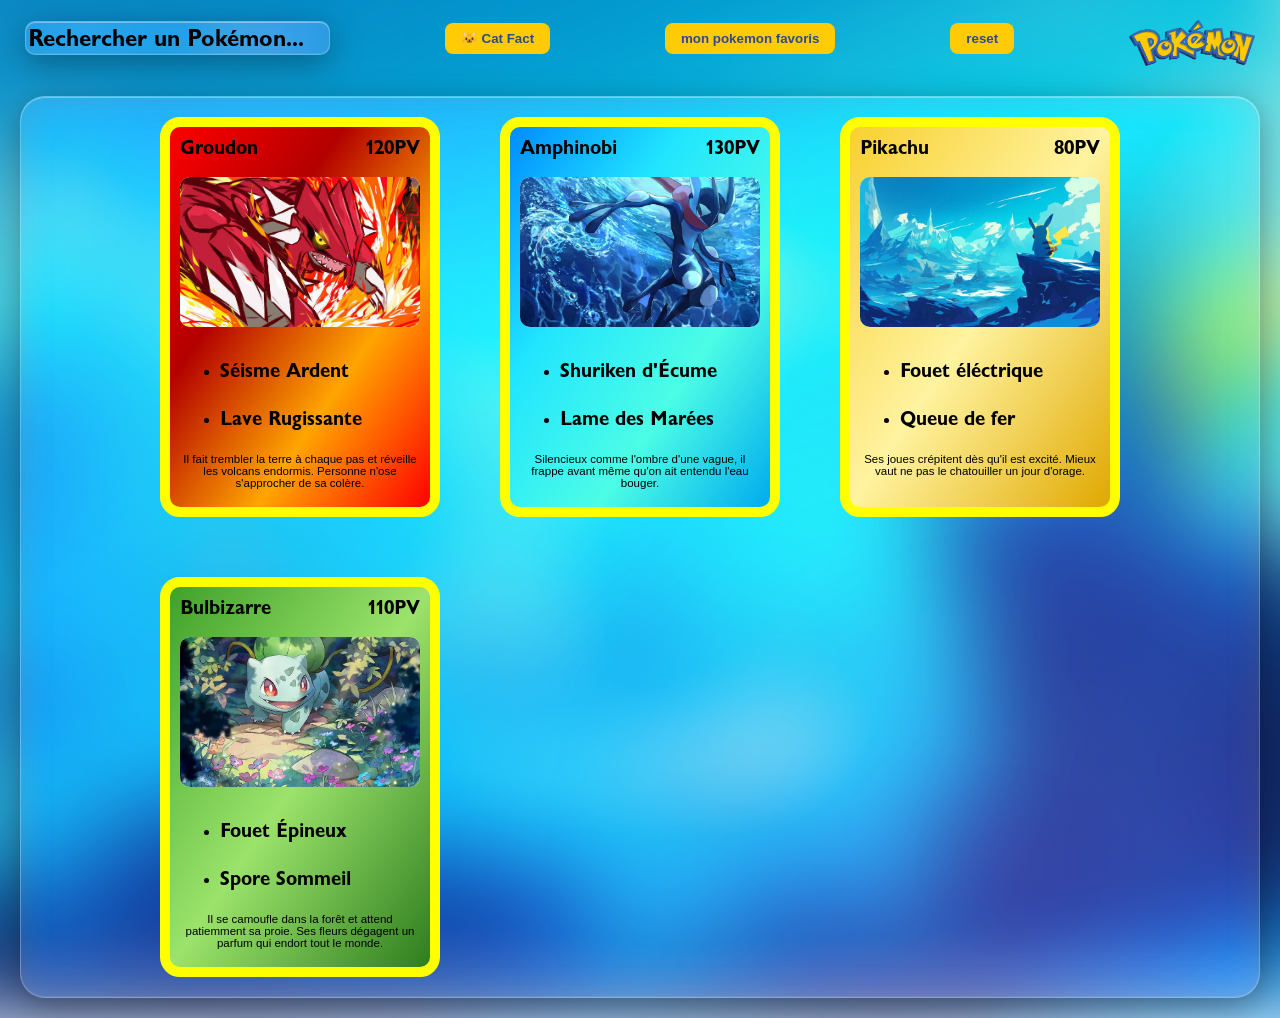
<file: index.html>
<!DOCTYPE html>
<html lang="fr">
<head>
    <meta charset="UTF-8">
    <meta name="viewport" content="width=device-width, initial-scale=1.0">
    <title>Pokedex</title>
    <link rel="icon" type="image/x-icon" href="Design/images/pokeball.ico">
    <link rel="stylesheet" href="Design/style.css">
    <script src="Animation/java.js" defer></script>
</head>

<body>

    <div class="Pokedex-header">
    <input class="pokecherche" type="text" id="searchInput" placeholder="Rechercher un Pokémon...">
    <button id="catFactBtn">🐱 Cat Fact</button>
    <button id="pokeFactBtn">mon pokemon favoris</button>
    <button id="pokeFactBtn2">reset</button>
    <img class="pokelogo" src="Design/images/pokelogo.webp" alt="logo pokemon">
</div>

<p id="catFactText"></p>
    </div> 
    
    <div class="Pokedex">

        <!-- Template pour cartes -->

       <div class="PokeTemplate">
            <div class="PokeTitre">
                <h1>Groudon</h1><h1>120PV</h1>
            </div>
            <div class="PokePhoto">
                <img class="TempPokePhoto" src="Design/images/gourmon.jpg" alt="groudon">
                <ol class="PokeDesc">
                    <li>Séisme Ardent</li>
                    <br>
                    <li>Lave Rugissante</li>
                </ol>
                <p class="blabla">Il fait trembler la terre à chaque pas et réveille les volcans endormis. Personne n'ose s'approcher de sa colère.</p>   
            </div>
        </div>


       <div class="PokeTemplate eau">
            <div class="PokeTitre">
                <h1>Amphinobi</h1><h1>130PV</h1>
            </div>
            <div class="PokePhoto">
                <img class="TempPokePhoto" src="Design/images/amphi.jpg" alt="groudon">
                <ol class="PokeDesc">
                    <li>Shuriken d'Écume</li>
                    <br>
                    <li>Lame des Marées</li>
                </ol>
                <p class="blabla">Silencieux comme l'ombre d'une vague, il frappe avant même qu'on ait entendu l'eau bouger.</p>   
            </div>
        </div>


       <div class="PokeTemplate electrik">
            <div class="PokeTitre">
                <h1>Pikachu</h1><h1>80PV</h1>
            </div>
            <div class="PokePhoto">
                <img class="TempPokePhoto" src="Design/images/background.jpg" alt="groudon">
                <ol class="PokeDesc">
                    <li>Fouet éléctrique</li>
                    <br>
                    <li>Queue de fer</li>
                </ol>
                <p class="blabla">Ses joues crépitent dès qu'il est excité. Mieux vaut ne pas le chatouiller un jour d'orage.</p>   
            </div>
        </div>


      <div class="PokeTemplate plante">
            <div class="PokeTitre">
                <h1>Bulbizarre</h1><h1>110PV</h1>
            </div>
            <div class="PokePhoto">
                <img class="TempPokePhoto" src="Design/images/bulb.webp" alt="groudon">
                <ol class="PokeDesc">
                    <li>Fouet Épineux</li>
                    <br>
                    <li>Spore Sommeil</li>
                </ol>
                <p class="blabla">Il se camoufle dans la forêt et attend patiemment sa proie. Ses fleurs dégagent un parfum qui endort tout le monde.</p>   
            </div>
        </div>


        <!-- TEMPLATE -->

       <!-- <div class="PokeTemplate">
            <div class="PokeTitre">
                <h1>Template</h1><h1>..PV</h1>
            </div>
            <div class="PokePhoto">
                <img class="TempPokePhoto" src="/Design/images/background.jpg" alt="groudon">
                <ol class="PokeDesc">
                    <li>Attaque numero 1</li>
                    <br>
                    <li>Attaque numero 2</li>
                </ol>
                <p class="blabla">Lorem ipsum dolor sit amet, consectetur adipiscing elit, sed do eiusmod tempor incididunt ut labore.</p>   
            </div>
        </div> -->

    </div>
</body>
</html>
</file>
<file: Design/style.css>
@font-face {
  font-family: PokeFont; 
  src: url(Font/pokefont.otf); 
}

body {
  margin: 0;
  min-height: 100vh;
}

body::before {
  content: "";
  position: fixed;
  inset: -120px;
  background-image: url("images/background.jpg");
  background-size: cover;
  background-repeat: no-repeat;
  background-position: center;
  filter: blur(50px);
  z-index: -1;
}

.Pokedex-header {
  display: flex;
  align-items: center;
  justify-content: space-between;
  padding: 10px;
}

.pokecherche {
  
  font-size: 1.5rem;
  margin-left: 15px;
  display: flex;
  justify-content: center;
  height: 30px;
  align-items: center;
  border-radius: 10px;
    /* Fond translucide : on baisse l'opacité de chaque couche */
  background:
    radial-gradient(circle at 20% 15%, rgba(120, 200, 255, 0.18), transparent 45%),
    radial-gradient(circle at 80% 85%, rgba(255, 120, 220, 0.15), transparent 45%),
    radial-gradient(circle at 70% 20%, rgba(130, 255, 200, 0.10), transparent 40%),
    rgba(255, 255, 255, 0.08); /* <- c'est cette valeur qui contrôle la transparence */

  backdrop-filter: blur(18px) saturate(160%);
  -webkit-backdrop-filter: blur(18px) saturate(160%);

  border: 1px solid rgba(255, 255, 255, 0.25);
  box-shadow:
    0 8px 32px rgba(0, 0, 0, 0.35),
    inset 0 1px 0 rgba(255, 255, 255, 0.35),
    inset 0 -1px 0 rgba(255, 255, 255, 0.08),
    inset 0 0 40px rgba(140, 180, 255, 0.08);
}

.pokecherche::placeholder {
    color: black;
    font-family: PokeFont;
}

.pokelogo {
    margin-top: 10px;
    margin-right: 15px;
    display: flex;
    justify-content: right;
    align-items: center;
    width: 10%;
}

.Pokedex {
  display: grid;
  grid-template-columns: repeat(auto-fit, 280px);
  justify-content: center; 
  align-content: start;
  gap: 60px;

  position: relative;
  margin: 20px;
  padding: 20px;
  border-radius: 25px;
  color: white;
  overflow: hidden;


  background:
    radial-gradient(circle at 20% 15%, rgba(120, 200, 255, 0.18), transparent 45%),
    radial-gradient(circle at 80% 85%, rgba(255, 120, 220, 0.15), transparent 45%),
    radial-gradient(circle at 70% 20%, rgba(130, 255, 200, 0.10), transparent 40%),
    rgba(255, 255, 255, 0.08); 

  backdrop-filter: blur(18px) saturate(160%);
  -webkit-backdrop-filter: blur(18px) saturate(160%);

  border: 1px solid rgba(255, 255, 255, 0.25);
  box-shadow:
    0 8px 32px rgba(0, 0, 0, 0.35),
    inset 0 1px 0 rgba(255, 255, 255, 0.35),
    inset 0 -1px 0 rgba(255, 255, 255, 0.08),
    inset 0 0 40px rgba(140, 180, 255, 0.08);
}

.PokeTemplate {
  box-sizing: border-box;   
  width: 280px;
  height: 400px;
  border: 10px solid yellow;
  border-radius: 20px;
  background: linear-gradient(to bottom right, red, rgb(179, 0, 0), orange, red); 
  transition: transform 0.5s ease, box-shadow 0.5s ease;
  box-shadow: 0 0 20px rgba(0, 255, 255, 0);
}

.PokeTemplate:hover {
  transform: scale(1.05);
  box-shadow: 0 0 20px rgba(0, 255, 255, 0.5);
}



/* VARIANTES */
.PokeTemplate.eau {
  background: linear-gradient(to bottom right, rgb(0, 140, 255), rgb(33, 229, 255), rgb(76, 253, 230), rgb(0, 171, 238));
}

.PokeTemplate.plante {
  background: linear-gradient(to bottom right, #3fa129, #9be36b, #2e7d1e);
}

.PokeTemplate.electrik {
  background: linear-gradient(to bottom right, #f8d030, #fff3a0, #e0a800);
}


.PokeTitre {
    color: black;
    display: flex;
    height: 25px;
    align-items: center;
    justify-content: space-between;
    padding: 10px;
    font-family: PokeFont;
    font-size: 10px;
}

.PokePhoto {
  width: calc(100% - 20px);  /* 20px d'espace de chaque côté */
  height: 150px;
  margin: 5px auto;         /* auto = centré horizontalement */
  border-radius: 10px;       /* il manquait la valeur */
  background-color: white;
}

.TempPokePhoto {
  width: 100%;
  border-radius: 10px;
  height: 100%;
  object-fit: cover;      /* image entière visible, sans déformation */
  object-position: center;  /* centrée dans la case */
}

.PokeDesc {
    padding-top: 10px;
    font-family: PokeFont;
    color: black;
    font-size: 20px;
    list-style-type: disc;
}

.blabla {
    font-size: 11.5px;
    font-family: 'Trebuchet MS', 'Lucida Sans Unicode', 'Lucida Grande', 'Lucida Sans', Arial, sans-serif;
    text-align: center;
    color: black;
}



/* zoom et paralaxe /*

.PokeTemplate { cursor: pointer; }

/* Fond sombre qui affiche la carte agrandie */
.PokeOverlay {
  position: fixed;
  inset: 0;
  z-index: 100;
  display: flex;
  align-items: center;
  justify-content: center;
  background: rgba(0, 0, 0, 0.7);
  backdrop-filter: blur(6px);
  -webkit-backdrop-filter: blur(6px);
  opacity: 0;
  pointer-events: none;
  transition: opacity 0.3s ease;
}

.PokeOverlay.open {
  opacity: 1;
  pointer-events: auto;
}

.PokeTemplate.PokeBig,
.PokeTemplate.PokeBig:hover {
  --s: 1.8;       /* zoom, défini par le JS */
  --rx: 0deg;     /* inclinaison, définie par le JS */
  --ry: 0deg;
  --mx: 50%;      /* position du reflet, définie par le JS */
  --my: 50%;
  position: relative;
  transform: perspective(900px) rotateX(var(--rx)) rotateY(var(--ry)) scale(var(--s));
  transition: transform 0.15s ease-out;
  box-shadow: 0 25px 60px rgba(0, 0, 0, 0.6), 0 0 30px rgba(0, 255, 255, 0.4);
  cursor: default;
}

/* Parallax : les éléments sont à des profondeurs différentes */
.PokeBig .PokeTitre { transform: translateZ(25px); }
.PokeBig .PokePhoto { transform: translateZ(45px); }
.PokeBig .PokeDesc  { transform: translateZ(30px); }
.PokeBig .blabla    { transform: translateZ(15px); }

/* Conteneur de la barre : même arrondi que l'intérieur de la carte */
.PokeSweep {
  position: absolute;
  inset: 0;
  border-radius: 10px;
  overflow: hidden;
  pointer-events: none;
}

/* La barre brillante */
.PokeSweep::before {
  content: "";
  position: absolute;
  top: -10%;
  bottom: -10%;
  left: 0;
  width: 35%;
  background: linear-gradient(
    105deg,
    transparent 0%,
    rgba(255, 255, 255, 0.15) 30%,
    rgba(255, 255, 255, 0.75) 50%,
    rgba(255, 255, 255, 0.15) 70%,
    transparent 100%
  );
  transform: translateX(-150%) skewX(-20deg);
  animation: sweep 3.5s ease-in-out infinite;
}

@keyframes sweep {
  0%        { transform: translateX(-150%) skewX(-20deg); }
  50%, 100% { transform: translateX(400%)  skewX(-20deg); }
}

#catFactBtn {
  padding: 8px 16px;
  border: none;
  border-radius: 8px;
  background: #ffcb05;
  color: #2a4b8d;
  font-weight: bold;
  cursor: pointer;
}
#catFactBtn:disabled { opacity: 0.6; cursor: wait; }
#catFactText { max-width: 500px; margin: 10px auto; }

#pokeFactBtn {
  padding: 8px 16px;
  border: none;
  border-radius: 8px;
  background: #ffcb05;
  color: #2a4b8d;
  font-weight: bold;
  cursor: pointer;
}
#pokeFactBtn:disabled { opacity: 0.6; cursor: wait; }
#pokeFactText { max-width: 500px; margin: 10px auto; }

#pokeFactBtn2 {
  padding: 8px 16px;
  border: none;
  border-radius: 8px;
  background: #ffcb05;
  color: #2a4b8d;
  font-weight: bold;
  cursor: pointer;
}
#pokeFactBtn2:disabled { opacity: 0.6; cursor: wait; }
#pokeFactText { max-width: 500px; margin: 10px auto; }
</file>
